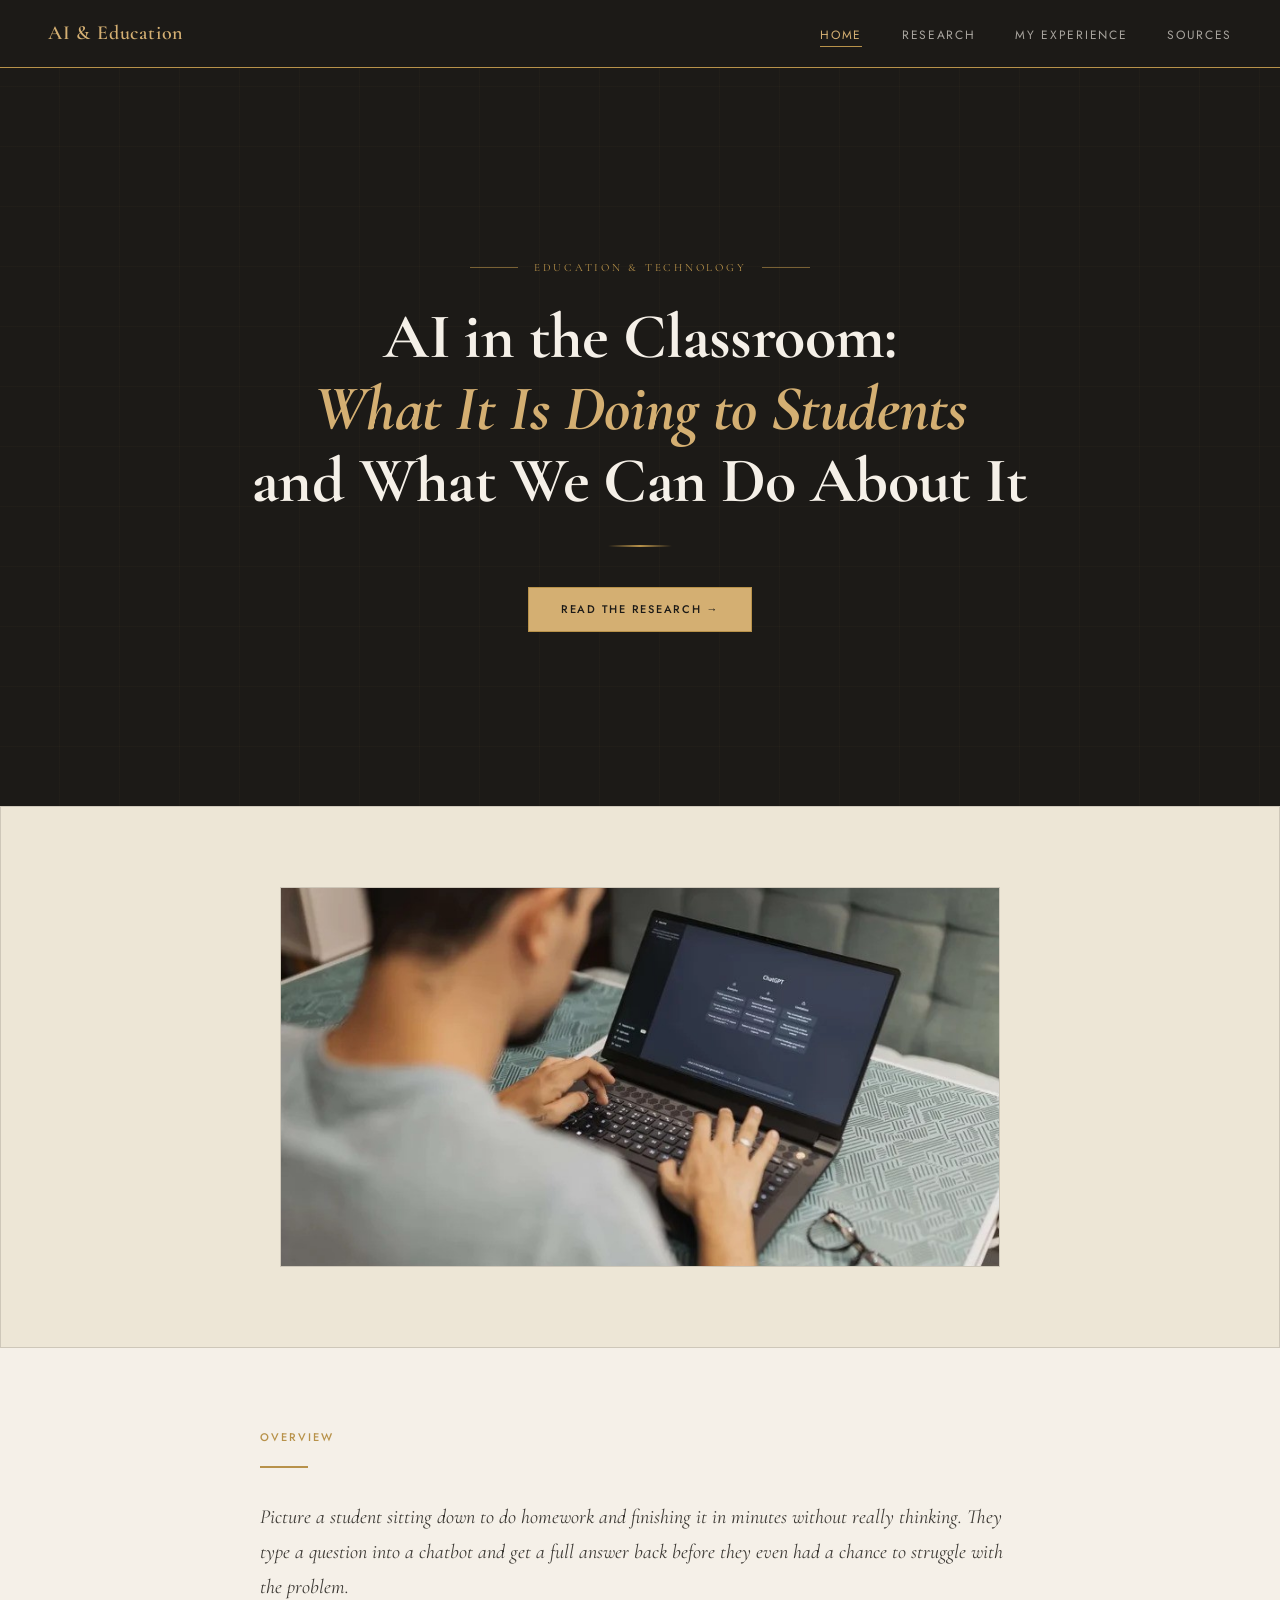
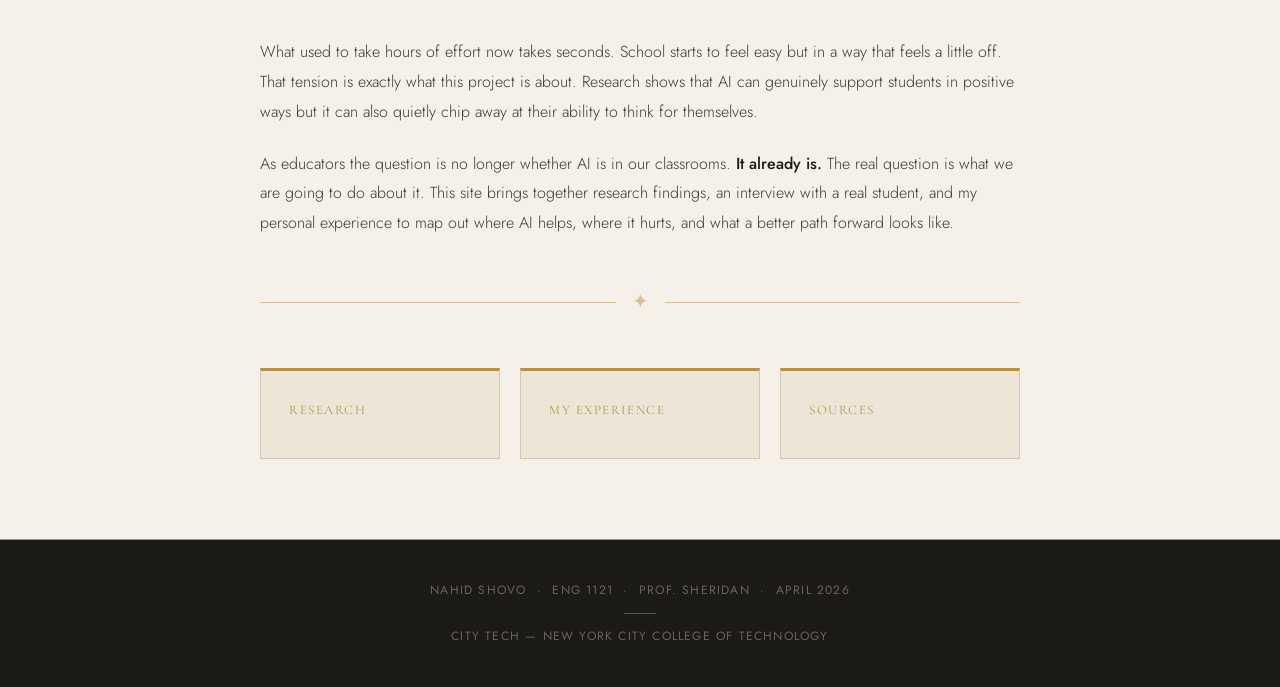
<file: index.html>
<!DOCTYPE html>
<html lang="en">
<head>
  <meta charset="UTF-8" />
  <meta name="viewport" content="width=device-width, initial-scale=1.0" />
  <title>AI & Education — Home</title>
  <link rel="stylesheet" href="style.css" />
</head>
<body>

  <nav>
    <a href="index.html" class="nav-brand">AI &amp; Education</a>
    <ul class="nav-links">
      <li><a href="index.html" class="active">Home</a></li>
      <li><a href="research.html">Research</a></li>
      <li><a href="personal.html">My Experience</a></li>
      <li><a href="sources.html">Sources</a></li>
    </ul>
  </nav>

  <main>

    <!-- HERO -->
    <section class="hero">
      <div class="hero-bg"></div>

      <div class="hero-ornament fade-up">Education &amp; Technology</div>

      <h1 class="hero-title fade-up">
        AI in the Classroom:<br>
        <em>What It Is Doing to Students</em><br>
        and What We Can Do About It
      </h1>

      <div class="hero-divider fade-up"></div>

      <a href="research.html" class="btn-nav fade-up">Read the Research →</a>
    </section>

   <!-- IMAGE SECTION -->
    <section class="section image-block">
      <div class="section-inner" style="text-align:center;">
        <img src="studentai.jpg" class="image-tag" alt="Student using AI tools for education" />
      </div>
    </section>

    <!-- INTRO BODY -->
    <section class="section">
      <div class="section-inner">

        <p class="eyebrow">Overview</p>
        <div class="title-rule"></div>

        <p class="lead-text">
          Picture a student sitting down to do homework and finishing it in minutes
          without really thinking. They type a question into a chatbot and get a full
          answer back before they even had a chance to struggle with the problem.
        </p>

        <p class="body-text">
          What used to take hours of effort now takes seconds. School starts to feel easy
          but in a way that feels a little off. That tension is exactly what this project
          is about. Research shows that AI can genuinely support students in positive ways
          but it can also quietly chip away at their ability to think for themselves.
        </p>

        <p class="body-text">
          As educators the question is no longer whether AI is in our classrooms.
          <strong>It already is.</strong> The real question is what we are going to do about it.
          This site brings together research findings, an interview with a real student,
          and my personal experience to map out where AI helps, where it hurts, and what
          a better path forward looks like.
        </p>

        <div class="ornament-rule"><span>✦</span></div>

        <!-- QUICK LINKS -->
        <div style="display:grid; grid-template-columns: repeat(auto-fit, minmax(220px, 1fr)); gap:1.25rem; margin-top:2rem;">

          <a href="research.html" style="text-decoration:none; background:var(--parchment); border:1px solid var(--rule); border-top:3px solid var(--gold); padding:1.75rem; display:block; transition:transform 0.2s;" onmouseover="this.style.transform='translateY(-3px)'" onmouseout="this.style.transform='none'">
            <div style="font-family:'Cormorant Garamond',serif; font-size:13px; letter-spacing:0.12em; text-transform:uppercase; color:var(--gold); margin-bottom:0.5rem;">Research</div>
          </a>

          <a href="personal.html" style="text-decoration:none; background:var(--parchment); border:1px solid var(--rule); border-top:3px solid var(--gold); padding:1.75rem; display:block; transition:transform 0.2s;" onmouseover="this.style.transform='translateY(-3px)'" onmouseout="this.style.transform='none'">
            <div style="font-family:'Cormorant Garamond',serif; font-size:13px; letter-spacing:0.12em; text-transform:uppercase; color:var(--gold); margin-bottom:0.5rem;">My Experience</div>
          </a>

          <a href="sources.html" style="text-decoration:none; background:var(--parchment); border:1px solid var(--rule); border-top:3px solid var(--gold); padding:1.75rem; display:block; transition:transform 0.2s;" onmouseover="this.style.transform='translateY(-3px)'" onmouseout="this.style.transform='none'">
            <div style="font-family:'Cormorant Garamond',serif; font-size:13px; letter-spacing:0.12em; text-transform:uppercase; color:var(--gold); margin-bottom:0.5rem;">Sources</div>
          </a>

        </div>
      </div>
    </section>

  </main>

  <footer>
    <p>Nahid Shovo &nbsp;·&nbsp; ENG 1121 &nbsp;·&nbsp; Prof. Sheridan &nbsp;·&nbsp; April 2026</p>
    <div class="footer-rule"></div>
    <p>City Tech — New York City College of Technology</p>
  </footer>

</body>
</html>
</file>
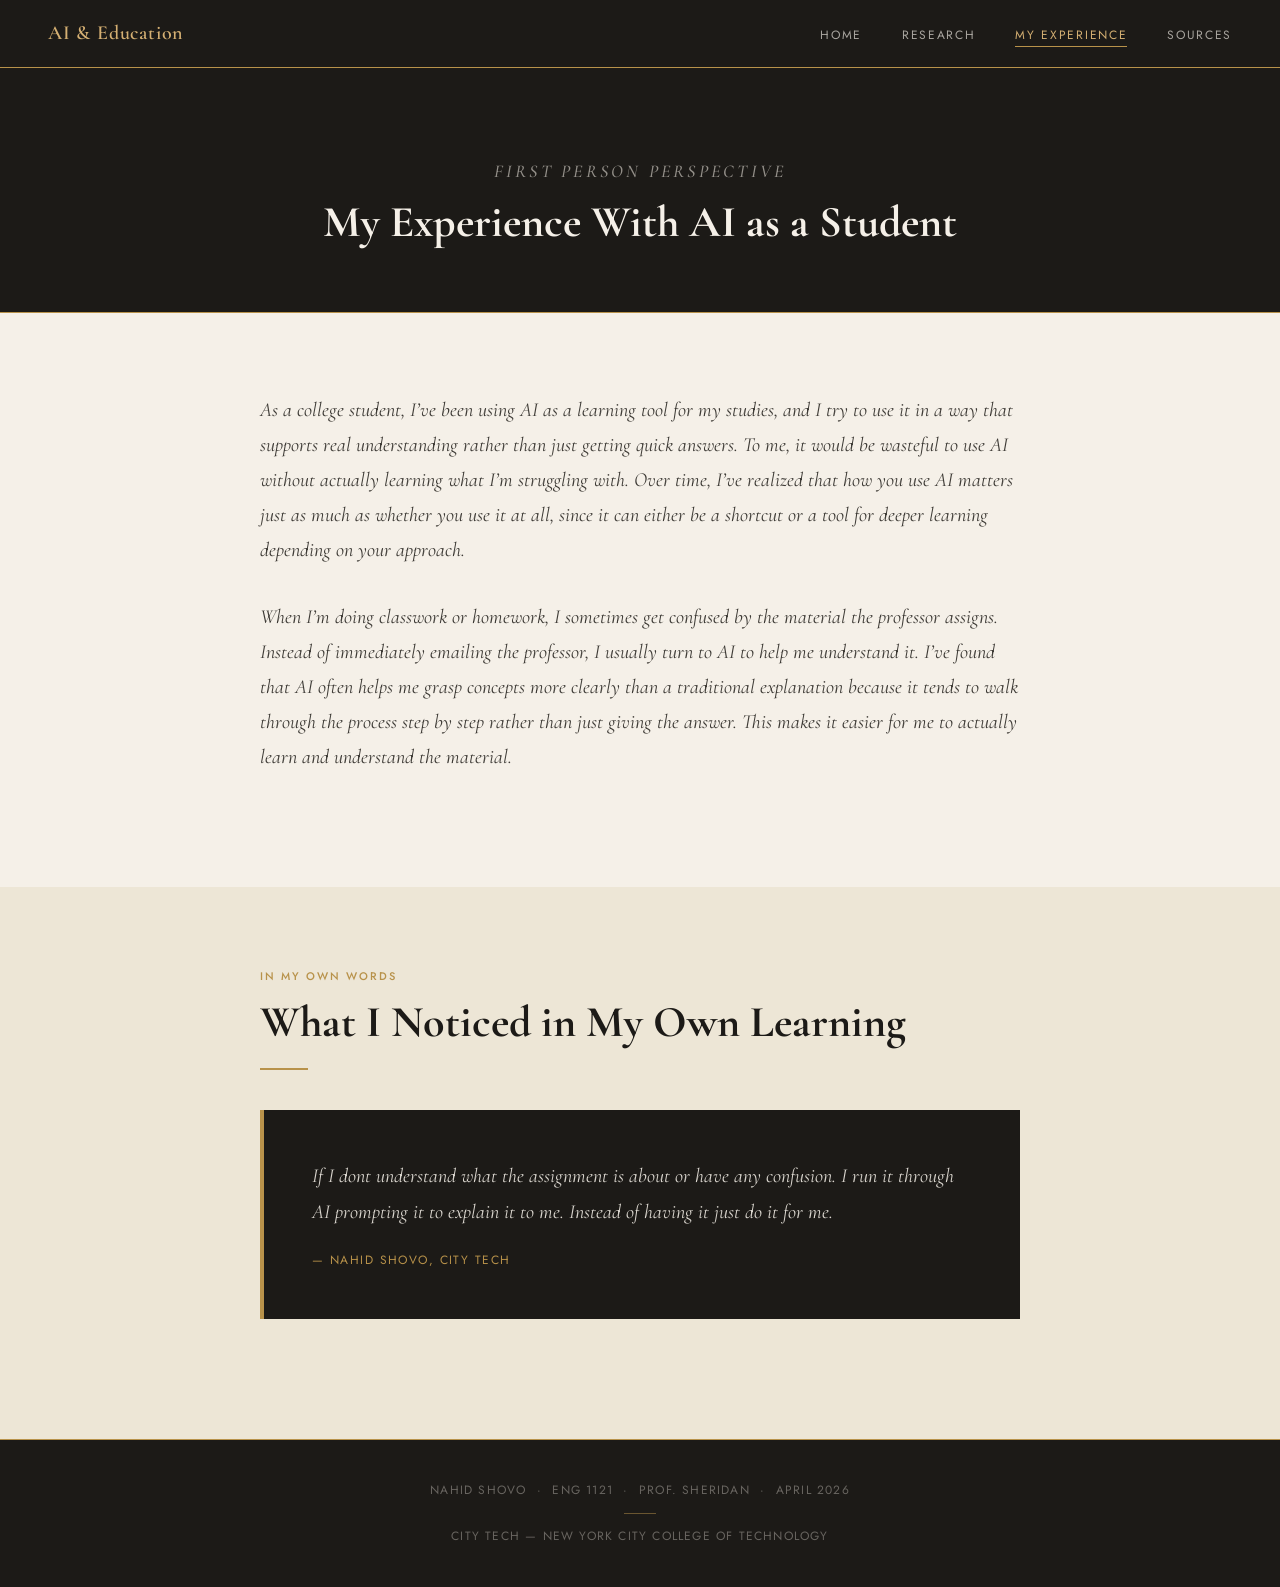
<file: personal.html>
<!DOCTYPE html>
<html lang="en">
<head>
  <meta charset="UTF-8" />
  <meta name="viewport" content="width=device-width, initial-scale=1.0" />
  <title>AI & Education — My Experience</title>
  <link rel="stylesheet" href="style.css" />
</head>
<body>

  <nav>
    <a href="index.html" class="nav-brand">AI &amp; Education</a>
    <ul class="nav-links">
      <li><a href="index.html">Home</a></li>
      <li><a href="research.html">Research</a></li>
      <li><a href="personal.html" class="active">My Experience</a></li>
      <li><a href="sources.html">Sources</a></li>
    </ul>
  </nav>

  <main>

    <!-- PAGE HEADER -->
    <div class="page-header">
      <p class="eyebrow">First Person Perspective</p>
      <h1 class="page-title">My Experience With AI as a Student</h1>
    </div>

    <!-- INTRO -->
    <section class="section">
      <div class="section-inner">

        <p class="lead-text">
          As a college student, I’ve been using AI as a learning tool for my studies, and I try to use it in a way that supports real understanding rather than just getting quick answers. To me, it would be wasteful to use AI without actually learning what I’m struggling with. Over time, I’ve realized that how you use AI matters just as much as whether you use it at all, since it can either be a shortcut or a tool for deeper learning depending on your approach.
        </p>

        <p class="lead-text">
          When I’m doing classwork or homework, I sometimes get confused by the material the professor assigns. Instead of immediately emailing the professor, I usually turn to AI to help me understand it. I’ve found that AI often helps me grasp concepts more clearly than a traditional explanation because it tends to walk through the process step by step rather than just giving the answer. This makes it easier for me to actually learn and understand the material.
        </p>

      </div>
    </section>

    <!-- PERSONAL WRITING BLOCK -->
    <section class="section section-bg-parchment">
      <div class="section-inner">

        <p class="eyebrow">In My Own Words</p>
        <h2 class="page-title">What I Noticed in My Own Learning</h2>
        <div class="title-rule"></div>

        <div class="experience-block">
          <p>
            If I dont understand what the assignment is about or have any confusion. I run it through AI prompting it to explain it to me. Instead of having it just do it for me.
          </p>
          <div class="author-tag">— Nahid Shovo, City Tech</div>
        </div>

      </div>
    </section>
  </main>

  <footer>
    <p>Nahid Shovo &nbsp;·&nbsp; ENG 1121 &nbsp;·&nbsp; Prof. Sheridan &nbsp;·&nbsp; April 2026</p>
    <div class="footer-rule"></div>
    <p>City Tech — New York City College of Technology</p>
  </footer>

</body>
</html>
</file>
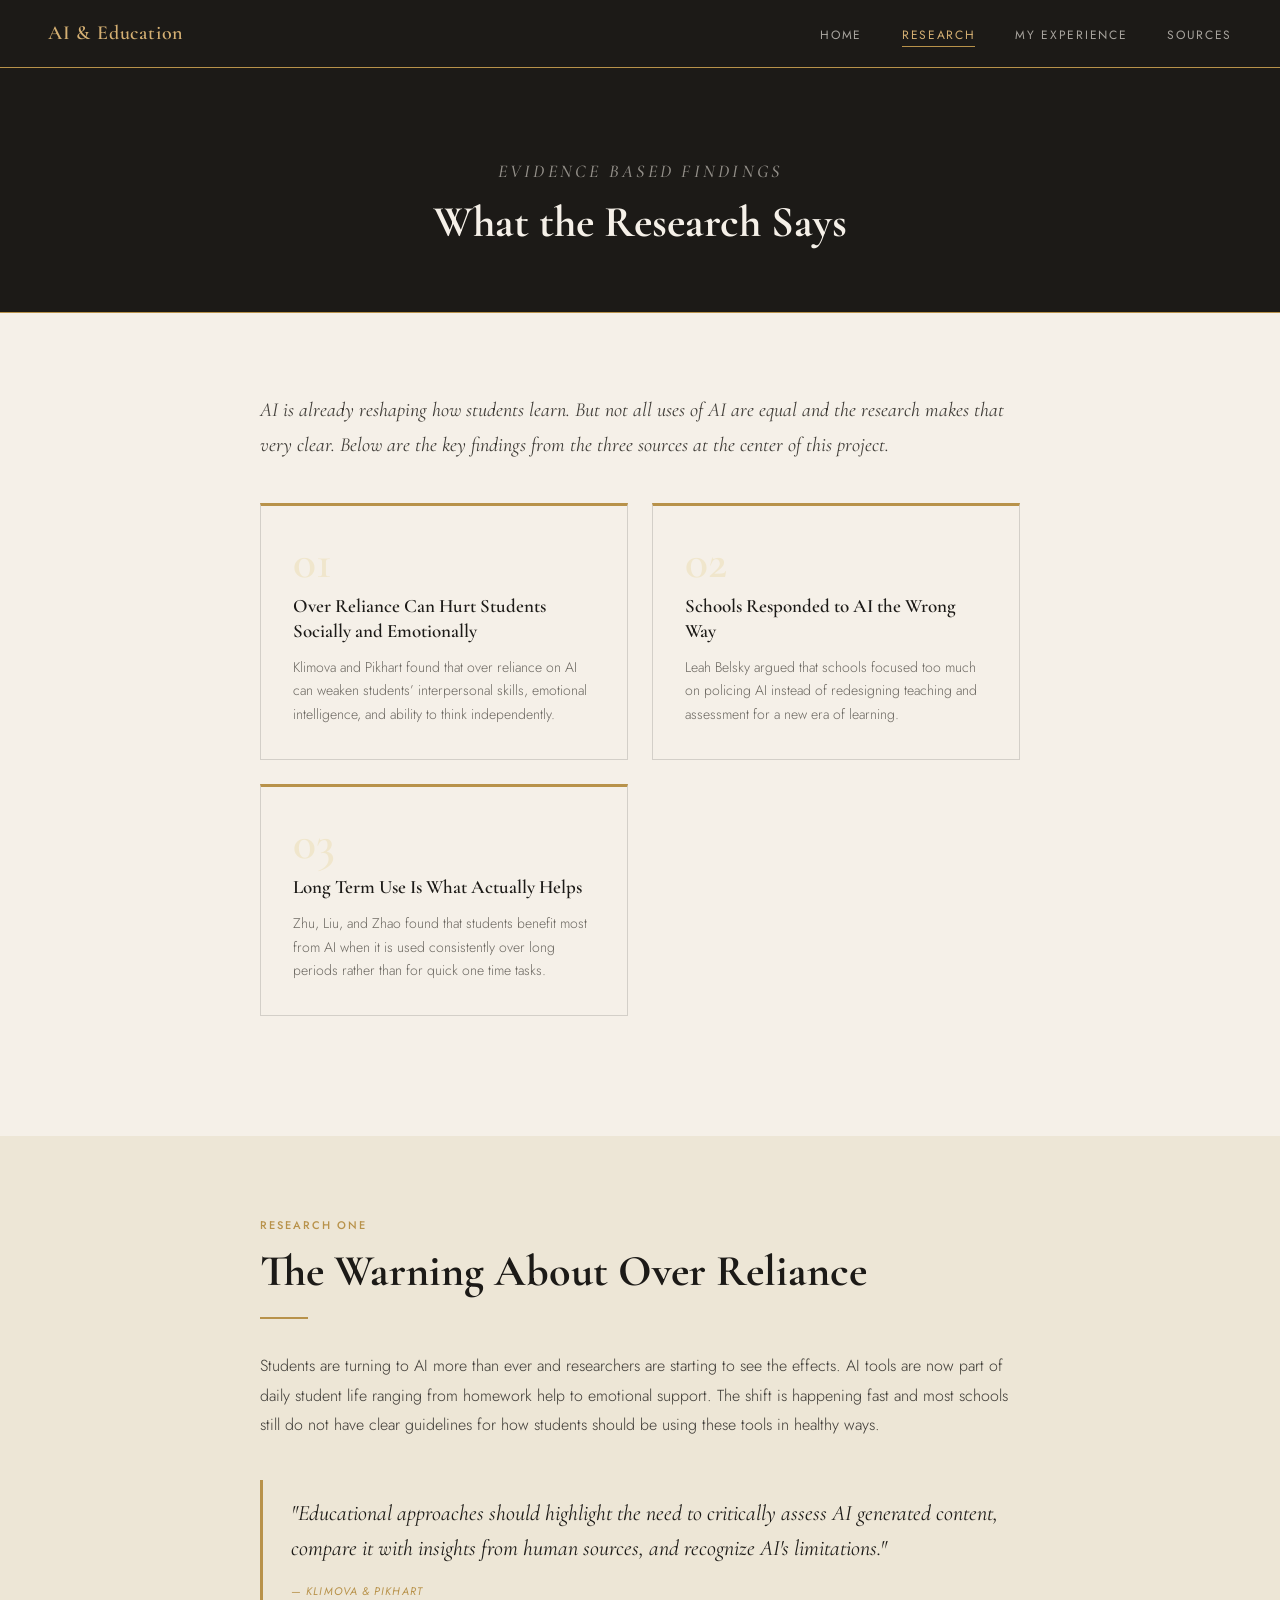
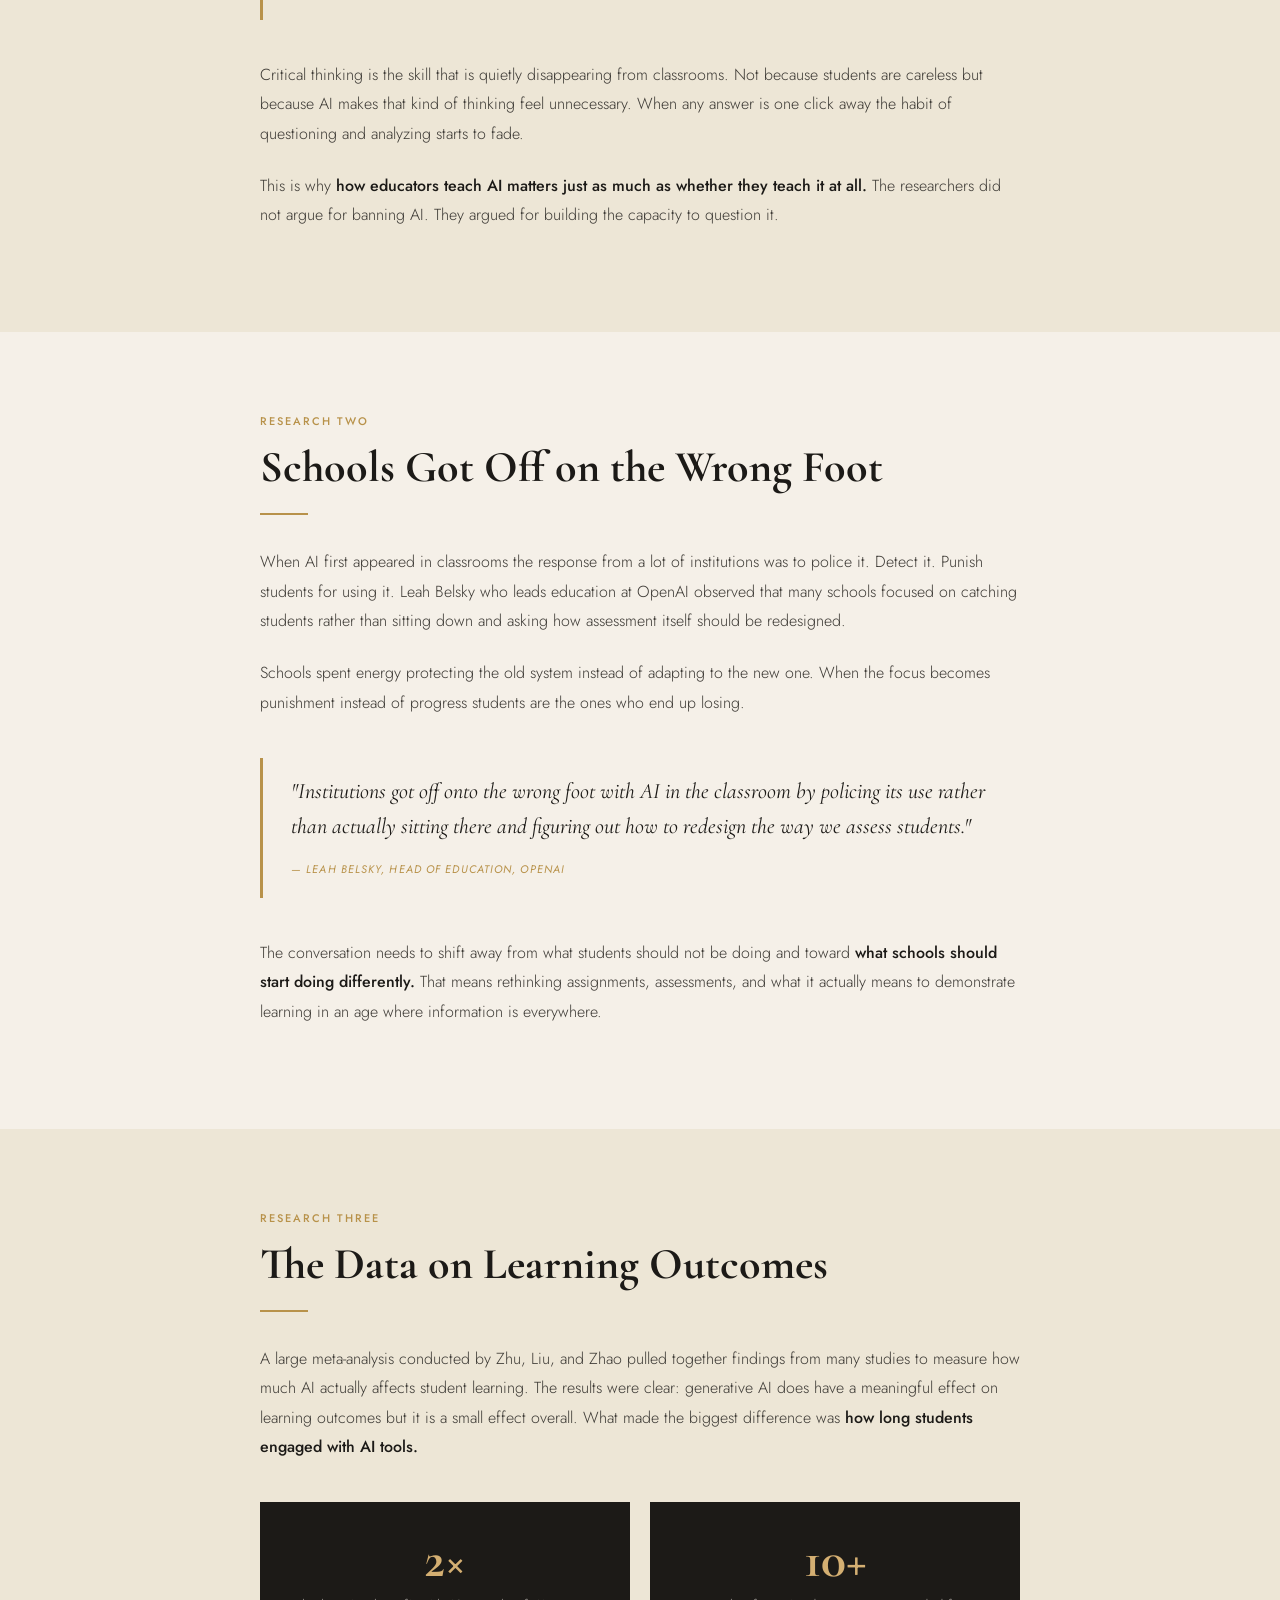
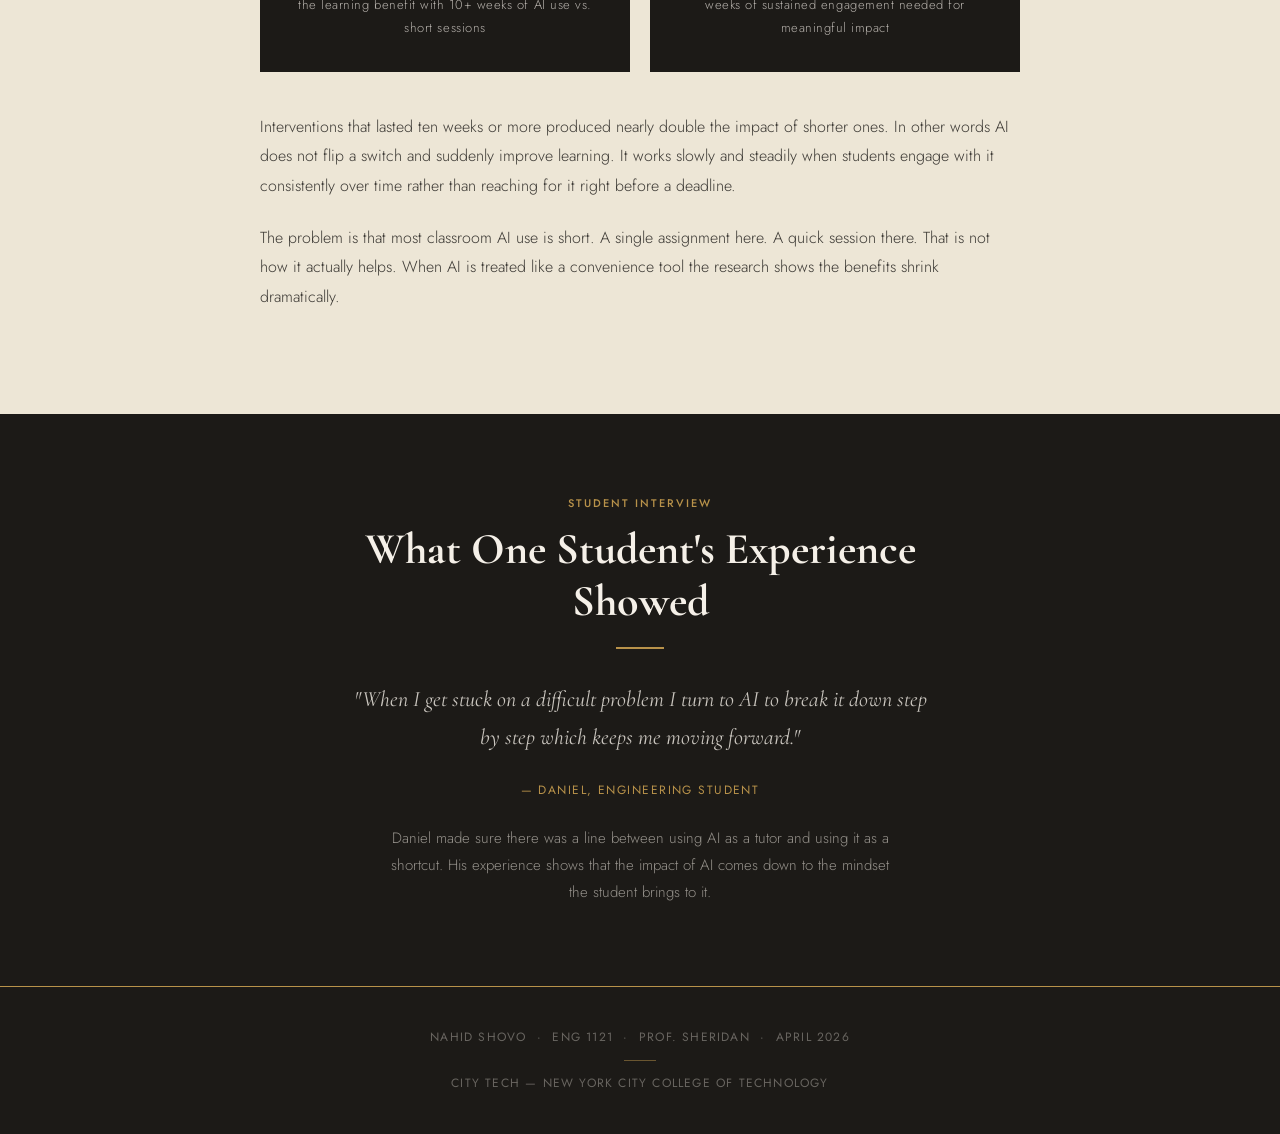
<file: research.html>
<!DOCTYPE html>
<html lang="en">
<head>
  <meta charset="UTF-8" />
  <meta name="viewport" content="width=device-width, initial-scale=1.0" />
  <title>AI & Education — Research</title>
  <link rel="stylesheet" href="style.css" />
</head>
<body>

  <nav>
    <a href="index.html" class="nav-brand">AI &amp; Education</a>
    <ul class="nav-links">
      <li><a href="index.html">Home</a></li>
      <li><a href="research.html" class="active">Research</a></li>
      <li><a href="personal.html">My Experience</a></li>
      <li><a href="sources.html">Sources</a></li>
    </ul>
  </nav>

  <main>

    <!-- PAGE HEADER -->
    <div class="page-header">
      <p class="eyebrow">Evidence Based Findings</p>
      <h1 class="page-title">What the Research Says</h1>
    </div>

    <!-- RESEARCH OVERVIEW -->
    <section class="section">
      <div class="section-inner">

        <p class="lead-text">
          AI is already reshaping how students learn. But not all uses of AI are equal
          and the research makes that very clear. Below are the key findings from the
          three sources at the center of this project.
        </p>

        <!-- CARDS -->
        <div class="research-grid">

          <div class="research-card">
            <div class="rc-number">01</div>
            <h3>Over Reliance Can Hurt Students Socially and Emotionally</h3>
            <p>Klimova and Pikhart found that over reliance on AI can weaken students’ interpersonal skills, emotional intelligence, and ability to think independently.</p>
          </div>

          <div class="research-card">
            <div class="rc-number">02</div>
            <h3>Schools Responded to AI the Wrong Way</h3>
            <p>Leah Belsky argued that schools focused too much on policing AI instead of redesigning teaching and assessment for a new era of learning.</p>
          </div>

          <div class="research-card">
            <div class="rc-number">03</div>
            <h3>Long Term Use Is What Actually Helps</h3>
            <p>Zhu, Liu, and Zhao found that students benefit most from AI when it is used consistently over long periods rather than for quick one time tasks.</p>
          </div>

        </div>

      </div>
    </section>

    <!-- SECTION 1: KLIMOVA -->
    <section class="section section-bg-parchment">
      <div class="section-inner">

        <p class="eyebrow">Research One</p>
        <h2 class="page-title">The Warning About Over Reliance</h2>
        <div class="title-rule"></div>

        <p class="body-text">
          Students are turning to AI more than ever and researchers are starting to see
          the effects. AI tools are now part of daily student life ranging from homework
          help to emotional support. The shift is happening fast and most schools still
          do not have clear guidelines for how students should be using these tools in
          healthy ways.
        </p>

        <div class="pull-quote">
          <p>"Educational approaches should highlight the need to critically assess AI generated content, compare it with insights from human sources, and recognize AI's limitations."</p>
          <cite>— Klimova &amp; Pikhart</cite>
        </div>

        <p class="body-text">
          Critical thinking is the skill that is quietly disappearing from classrooms.
          Not because students are careless but because AI makes that kind of thinking
          feel unnecessary. When any answer is one click away the habit of questioning
          and analyzing starts to fade.
        </p>

        <p class="body-text">
          This is why <strong>how educators teach AI matters just as much as whether they
          teach it at all.</strong> The researchers did not argue for banning AI. They argued
          for building the capacity to question it.
        </p>

      </div>
    </section>

    <!-- SECTION 2: BELSKY -->
    <section class="section">
      <div class="section-inner">

        <p class="eyebrow">Research Two</p>
        <h2 class="page-title">Schools Got Off on the Wrong Foot</h2>
        <div class="title-rule"></div>

        <p class="body-text">
          When AI first appeared in classrooms the response from a lot of institutions was
          to police it. Detect it. Punish students for using it. Leah Belsky who leads
          education at OpenAI observed that many schools focused on catching students
          rather than sitting down and asking how assessment itself should be redesigned.
        </p>

        <p class="body-text">
          Schools spent energy protecting the old system instead of adapting to the new
          one. When the focus becomes punishment instead of progress students are the ones
          who end up losing.
        </p>

        <div class="pull-quote">
          <p>"Institutions got off onto the wrong foot with AI in the classroom by policing its use rather than actually sitting there and figuring out how to redesign the way we assess students."</p>
          <cite>— Leah Belsky, Head of Education, OpenAI</cite>
        </div>

        <p class="body-text">
          The conversation needs to shift away from what students should not be doing and
          toward <strong>what schools should start doing differently.</strong> That means rethinking
          assignments, assessments, and what it actually means to demonstrate learning
          in an age where information is everywhere.
        </p>

      </div>
    </section>

    <!-- SECTION 3: ZHU -->
    <section class="section section-bg-parchment">
      <div class="section-inner">

        <p class="eyebrow">Research Three</p>
        <h2 class="page-title">The Data on Learning Outcomes</h2>
        <div class="title-rule"></div>

        <p class="body-text">
          A large meta-analysis conducted by Zhu, Liu, and Zhao pulled together findings
          from many studies to measure how much AI actually affects student learning.
          The results were clear: generative AI does have a meaningful effect on learning
          outcomes but it is a small effect overall. What made the biggest difference was
          <strong>how long students engaged with AI tools.</strong>
        </p>

        <!-- STAT CALLOUTS -->
        <div style="display:grid; grid-template-columns: 1fr 1fr; gap:1.25rem; margin:2.5rem 0;">
          <div style="background:var(--ink); color:var(--cream); padding:2rem; text-align:center;">
            <div style="font-family:'Cormorant Garamond',serif; font-size:52px; font-weight:700; color:var(--gold-light); line-height:1;">2×</div>
            <div style="font-family:'Jost',sans-serif; font-size:13px; font-weight:300; color:rgba(245,240,232,0.7); margin-top:0.5rem; letter-spacing:0.04em;">the learning benefit with 10+ weeks of AI use vs. short sessions</div>
          </div>
          <div style="background:var(--ink); color:var(--cream); padding:2rem; text-align:center;">
            <div style="font-family:'Cormorant Garamond',serif; font-size:52px; font-weight:700; color:var(--gold-light); line-height:1;">10+</div>
            <div style="font-family:'Jost',sans-serif; font-size:13px; font-weight:300; color:rgba(245,240,232,0.7); margin-top:0.5rem; letter-spacing:0.04em;">weeks of sustained engagement needed for meaningful impact</div>
          </div>
        </div>

        <p class="body-text">
          Interventions that lasted ten weeks or more produced nearly double the impact
          of shorter ones. In other words AI does not flip a switch and suddenly improve
          learning. It works slowly and steadily when students engage with it consistently
          over time rather than reaching for it right before a deadline.
        </p>

        <p class="body-text">
          The problem is that most classroom AI use is short. A single
          assignment here. A quick session there. That is not how it actually helps.
          When AI is treated like a convenience tool the research shows the benefits
          shrink dramatically.
        </p>

      </div>
    </section>

    <!-- INTERVIEW CALLOUT -->
    <section class="section" style="background:var(--ink);">
      <div class="section-inner" style="text-align:center;">
        <p class="eyebrow">Student Interview</p>
        <h2 class="page-title" style="color:var(--cream); max-width:560px; margin:0 auto;">What One Student's Experience Showed</h2>
        <div class="title-rule" style="margin:1.2rem auto 2rem;"></div>
        <p style="font-family:'Cormorant Garamond',serif; font-size:22px; font-style:italic; color:rgba(245,240,232,0.8); max-width:580px; margin:0 auto 1.5rem; line-height:1.7;">
          "When I get stuck on a difficult problem I turn to AI to break it down step by step which keeps me moving forward."
        </p>
        <p style="font-family:'Jost',sans-serif; font-size:12px; letter-spacing:0.12em; text-transform:uppercase; color:var(--gold);">— Daniel, Engineering Student</p>
        <p style="font-family:'Jost',sans-serif; font-size:15px; font-weight:300; color:rgba(245,240,232,0.55); max-width:520px; margin:1.5rem auto 0; line-height:1.8;">
          Daniel made sure there was a line between using AI as a tutor and using it as a shortcut.
          His experience shows that the impact of AI comes down to the mindset the student brings to it.
        </p>
      </div>
    </section>

  </main>

  <footer>
    <p>Nahid Shovo &nbsp;·&nbsp; ENG 1121 &nbsp;·&nbsp; Prof. Sheridan &nbsp;·&nbsp; April 2026</p>
    <div class="footer-rule"></div>
    <p>City Tech — New York City College of Technology</p>
  </footer>

</body>
</html>
</file>
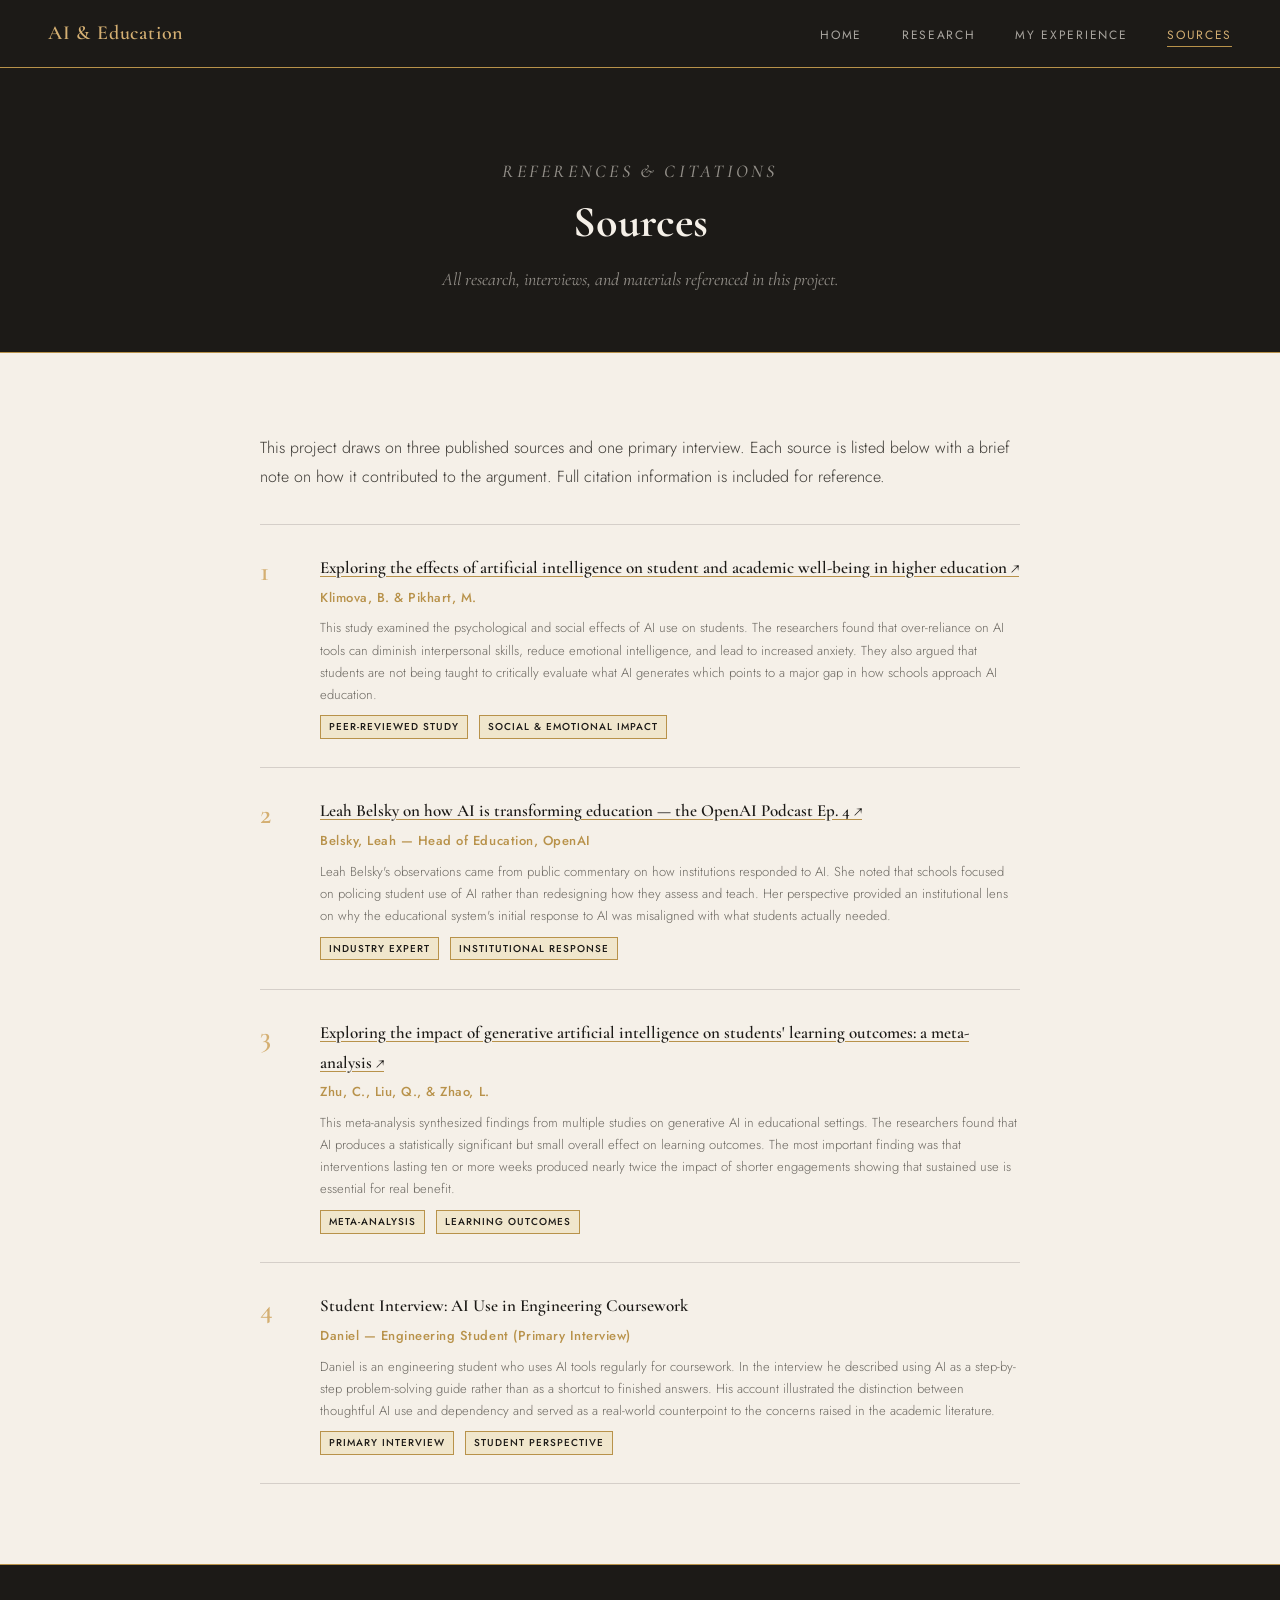
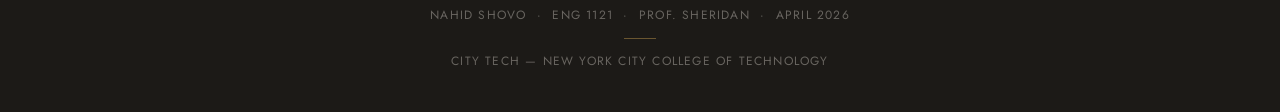
<file: sources.html>
<!DOCTYPE html>
<html lang="en">
<head>
  <meta charset="UTF-8" />
  <meta name="viewport" content="width=device-width, initial-scale=1.0" />
  <title>AI & Education — Sources</title>
  <link rel="stylesheet" href="style.css" />
</head>
<body>

  <nav>
    <a href="index.html" class="nav-brand">AI &amp; Education</a>
    <ul class="nav-links">
      <li><a href="index.html">Home</a></li>
      <li><a href="research.html">Research</a></li>
      <li><a href="personal.html">My Experience</a></li>
      <li><a href="sources.html" class="active">Sources</a></li>
    </ul>
  </nav>

  <main>

    <!-- PAGE HEADER -->
    <div class="page-header">
      <p class="eyebrow">References &amp; Citations</p>
      <h1 class="page-title">Sources</h1>
      <p>All research, interviews, and materials referenced in this project.</p>
    </div>

    <!-- SOURCES -->
    <section class="section">
      <div class="section-inner">

        <p class="body-text">
          This project draws on three published sources and one primary interview.
          Each source is listed below with a brief note on how it contributed to the
          argument. Full citation information is included for reference.
        </p>

        <ul class="source-list">

          <!-- SOURCE 1 -->
          <li>
            <div class="source-num">1</div>
            <div class="source-content">
              <h3><a href="https://www.frontiersin.org/journals/psychology/articles/10.3389/fpsyg.2025.1498132/full" target="_blank" style="color:var(--ink); text-decoration:underline; text-decoration-color:var(--gold); text-underline-offset:3px;" onmouseover="this.style.color='var(--gold)'" onmouseout="this.style.color='var(--ink)'">Exploring the effects of artificial intelligence on student and academic well-being in higher education ↗</a></h3>
              <div class="source-author">Klimova, B. &amp; Pikhart, M.</div>
              <p class="source-desc">
                This study examined the psychological and social effects of AI use on
                students. The researchers found that over-reliance on AI tools can
                diminish interpersonal skills, reduce emotional intelligence, and lead
                to increased anxiety. They also argued that students are not being taught
                to critically evaluate what AI generates which points to a major gap in
                how schools approach AI education.
              </p>
              <span class="source-tag">Peer-Reviewed Study</span>
              <span class="source-tag" style="margin-left:6px;">Social &amp; Emotional Impact</span>
            </div>
          </li>

          <!-- SOURCE 2 -->
          <li>
            <div class="source-num">2</div>
            <div class="source-content">
              <h3><a href="https://www.youtube.com/watch?v=QCLkJra0PjY" target="_blank" style="color:var(--ink); text-decoration:underline; text-decoration-color:var(--gold); text-underline-offset:3px;" onmouseover="this.style.color='var(--gold)'" onmouseout="this.style.color='var(--ink)'">Leah Belsky on how AI is transforming education — the OpenAI Podcast Ep. 4 ↗</a></h3>
              <div class="source-author">Belsky, Leah — Head of Education, OpenAI</div>
              <p class="source-desc">
                Leah Belsky's observations came from public commentary on how institutions
                responded to AI. She noted that schools focused on policing student use of
                AI rather than redesigning how they assess and teach. Her perspective
                provided an institutional lens on why the educational system's initial
                response to AI was misaligned with what students actually needed.
              </p>
              <span class="source-tag">Industry Expert</span>
              <span class="source-tag" style="margin-left:6px;">Institutional Response</span>
            </div>
          </li>

          <!-- SOURCE 3 -->
          <li>
            <div class="source-num">3</div>
            <div class="source-content">
              <h3><a href="https://cuny-ny.primo.exlibrisgroup.com/discovery/fulldisplay?docid=cdi_springer_journals_10_1007_s10639_025_13420_z&context=PC&vid=01CUNY_NY:CUNY_NY&lang=en&search_scope=IZ_CI_AW&adaptor=Primo%20Central&tab=Everything&query=any,contains,artificial%20intelligence%20student%20learning&mode=basic" target="_blank" style="color:var(--ink); text-decoration:underline; text-decoration-color:var(--gold); text-underline-offset:3px;" onmouseover="this.style.color='var(--gold)'" onmouseout="this.style.color='var(--ink)'">Exploring the impact of generative artificial intelligence on students' learning outcomes: a meta-analysis ↗</a></h3>
              <div class="source-author">Zhu, C., Liu, Q., &amp; Zhao, L.</div>
              <p class="source-desc">
                This meta-analysis synthesized findings from multiple studies on generative
                AI in educational settings. The researchers found that AI produces a
                statistically significant but small overall effect on learning outcomes.
                The most important finding was that interventions lasting ten or more weeks
                produced nearly twice the impact of shorter engagements showing that
                sustained use is essential for real benefit.
              </p>
              <span class="source-tag">Meta-Analysis</span>
              <span class="source-tag" style="margin-left:6px;">Learning Outcomes</span>
            </div>
          </li>

          <!-- SOURCE 4: INTERVIEW -->
          <li>
            <div class="source-num">4</div>
            <div class="source-content">
              <h3>Student Interview: AI Use in Engineering Coursework</h3>
              <div class="source-author">Daniel — Engineering Student (Primary Interview)</div>
              <p class="source-desc">
                Daniel is an engineering student who uses AI tools regularly for coursework.
                In the interview he described using AI as a step-by-step problem-solving
                guide rather than as a shortcut to finished answers. His account illustrated
                the distinction between thoughtful AI use and dependency and served as a
                real-world counterpoint to the concerns raised in the academic literature.
              </p>
              <span class="source-tag">Primary Interview</span>
              <span class="source-tag" style="margin-left:6px;">Student Perspective</span>
            </div>
          </li>

        </ul>

      </div>
    </section>

  </main>

  <footer>
    <p>Nahid Shovo &nbsp;·&nbsp; ENG 1121 &nbsp;·&nbsp; Prof. Sheridan &nbsp;·&nbsp; April 2026</p>
    <div class="footer-rule"></div>
    <p>City Tech — New York City College of Technology</p>
  </footer>

</body>
</html>
</file>
<file: style.css>
@import url('https://fonts.googleapis.com/css2?family=Cormorant+Garamond:ital,wght@0,400;0,600;0,700;1,400;1,600&family=Jost:wght@300;400;500&display=swap');

*, *::before, *::after { box-sizing: border-box; margin: 0; padding: 0; }

:root {
  --cream: #F5F0E8;
  --parchment: #EDE6D6;
  --ink: #1C1A17;
  --ink-soft: #3D3A35;
  --ink-muted: #6B6760;
  --gold: #B8924A;
  --gold-light: #D4AF72;
  --gold-pale: #F0E6CC;
  --rule: rgba(28,26,23,0.15);
  --nav-h: 68px;
}

html { scroll-behavior: smooth; }

body {
  font-family: 'Jost', sans-serif;
  background: var(--cream);
  color: var(--ink);
  font-size: 16px;
  line-height: 1.75;
  min-height: 100vh;
}

/* ── NAV ── */
nav {
  position: fixed;
  top: 0; left: 0; right: 0;
  height: var(--nav-h);
  background: var(--ink);
  display: flex;
  align-items: center;
  justify-content: space-between;
  padding: 0 3rem;
  z-index: 100;
  border-bottom: 1px solid var(--gold);
}

.nav-brand {
  font-family: 'Cormorant Garamond', serif;
  font-size: 20px;
  font-weight: 600;
  color: var(--gold-light);
  letter-spacing: 0.04em;
  text-decoration: none;
}

.nav-links {
  display: flex;
  gap: 2.5rem;
  list-style: none;
}

.nav-links a {
  font-family: 'Jost', sans-serif;
  font-size: 12px;
  font-weight: 400;
  letter-spacing: 0.14em;
  text-transform: uppercase;
  color: rgba(245,240,232,0.65);
  text-decoration: none;
  transition: color 0.2s;
  padding-bottom: 2px;
  border-bottom: 1px solid transparent;
  transition: color 0.2s, border-color 0.2s;
}

.nav-links a:hover,
.nav-links a.active {
  color: var(--gold-light);
  border-bottom-color: var(--gold);
}

/* ── PAGE WRAPPER ── */
main {
  margin-top: var(--nav-h);
}

/* ── HERO (homepage) ── */
.hero {
  position: relative;
  min-height: 82vh;
  display: flex;
  flex-direction: column;
  align-items: center;
  justify-content: center;
  text-align: center;
  padding: 5rem 2rem 4rem;
  overflow: hidden;
}

.hero-bg {
  position: absolute;
  inset: 0;
  background: var(--ink);
}

.hero-bg::after {
  content: '';
  position: absolute;
  inset: 0;
  background: 
    repeating-linear-gradient(0deg, transparent, transparent 59px, rgba(184,146,74,0.06) 60px),
    repeating-linear-gradient(90deg, transparent, transparent 59px, rgba(184,146,74,0.06) 60px);
}

.hero-ornament {
  position: relative;
  font-family: 'Cormorant Garamond', serif;
  font-size: 11px;
  letter-spacing: 0.25em;
  text-transform: uppercase;
  color: var(--gold);
  margin-bottom: 1.5rem;
  display: flex;
  align-items: center;
  gap: 1rem;
}

.hero-ornament::before,
.hero-ornament::after {
  content: '';
  width: 48px;
  height: 1px;
  background: var(--gold);
  opacity: 0.6;
}

.hero-title {
  position: relative;
  font-family: 'Cormorant Garamond', serif;
  font-size: clamp(36px, 6vw, 64px);
  font-weight: 700;
  color: var(--cream);
  line-height: 1.12;
  max-width: 780px;
  margin-bottom: 1.75rem;
  letter-spacing: -0.01em;
}

.hero-title em {
  font-style: italic;
  color: var(--gold-light);
}

.hero-subtitle {
  position: relative;
  font-family: 'Jost', sans-serif;
  font-size: 15px;
  font-weight: 300;
  color: rgba(245,240,232,0.6);
  max-width: 520px;
  letter-spacing: 0.02em;
  margin-bottom: 3rem;
}

.hero-divider {
  position: relative;
  width: 64px;
  height: 2px;
  background: linear-gradient(90deg, transparent, var(--gold), transparent);
  margin: 0 auto 2.5rem;
}

.hero-intro {
  position: relative;
  max-width: 600px;
  font-family: 'Cormorant Garamond', serif;
  font-size: 19px;
  font-style: italic;
  color: rgba(245,240,232,0.78);
  line-height: 1.8;
  margin-bottom: 2.5rem;
}

.btn-nav {
  position: relative;
  display: inline-block;
  font-family: 'Jost', sans-serif;
  font-size: 11px;
  font-weight: 500;
  letter-spacing: 0.16em;
  text-transform: uppercase;
  color: var(--ink);
  background: var(--gold-light);
  text-decoration: none;
  padding: 0.75rem 2rem;
  border: 1px solid var(--gold);
  transition: background 0.2s, color 0.2s;
}

.btn-nav:hover {
  background: var(--gold);
  color: var(--ink);
}

/* ── IMAGE PLACEHOLDER ── */
.image-block {
  background: var(--parchment);
  border: 1px solid var(--rule);
  padding: 2.5rem;
  text-align: center;
}

.image-tag {
  width: 100%;
  max-width: 720px;
  height: 380px;
  object-fit: cover;
  display: block;
  margin: 0 auto;
  border: 1px solid var(--rule);
  background: var(--parchment);
}

.image-placeholder {
  width: 100%;
  max-width: 720px;
  height: 380px;
  background: var(--parchment);
  border: 1.5px dashed var(--gold);
  display: flex;
  flex-direction: column;
  align-items: center;
  justify-content: center;
  margin: 0 auto;
  gap: 0.5rem;
}

.image-placeholder span {
  font-family: 'Jost', sans-serif;
  font-size: 12px;
  letter-spacing: 0.1em;
  text-transform: uppercase;
  color: var(--gold);
}

.image-placeholder .ph-icon {
  font-size: 36px;
  color: var(--gold-light);
  opacity: 0.5;
}

.image-caption {
  margin-top: 0.75rem;
  font-family: 'Jost', sans-serif;
  font-size: 12px;
  color: var(--ink-muted);
  letter-spacing: 0.06em;
  font-style: italic;
}

/* ── CONTENT SECTIONS ── */
.section {
  padding: 5rem 2rem;
}

.section-inner {
  max-width: 760px;
  margin: 0 auto;
}

.section-inner.wide {
  max-width: 960px;
}

.section-bg-parchment {
  background: var(--parchment);
}

.section-bg-ink {
  background: var(--ink);
  color: var(--cream);
}

/* ── TYPOGRAPHY ── */
.eyebrow {
  font-family: 'Jost', sans-serif;
  font-size: 11px;
  font-weight: 500;
  letter-spacing: 0.18em;
  text-transform: uppercase;
  color: var(--gold);
  margin-bottom: 0.6rem;
}

h1, h2, h3 {
  font-family: 'Cormorant Garamond', serif;
}

.page-title {
  font-size: clamp(28px, 4vw, 44px);
  font-weight: 700;
  color: var(--ink);
  line-height: 1.2;
  margin-bottom: 0.5rem;
}

.section-bg-ink .page-title { color: var(--cream); }

.title-rule {
  width: 48px;
  height: 2px;
  background: var(--gold);
  margin: 1.2rem 0 2rem;
}

.lead-text {
  font-family: 'Cormorant Garamond', serif;
  font-size: 20px;
  font-style: italic;
  color: var(--ink-soft);
  line-height: 1.75;
  margin-bottom: 2rem;
}

.body-text {
  font-family: 'Jost', sans-serif;
  font-size: 16px;
  font-weight: 300;
  color: var(--ink-soft);
  line-height: 1.85;
  margin-bottom: 1.4rem;
}

.body-text strong { font-weight: 500; color: var(--ink); }

/* ── PULL QUOTE ── */
.pull-quote {
  border-left: 3px solid var(--gold);
  padding: 1rem 0 1rem 1.75rem;
  margin: 2.5rem 0;
}

.pull-quote p {
  font-family: 'Cormorant Garamond', serif;
  font-size: 22px;
  font-style: italic;
  color: var(--ink);
  line-height: 1.6;
  margin-bottom: 0.6rem;
}

.pull-quote cite {
  font-family: 'Jost', sans-serif;
  font-size: 11px;
  letter-spacing: 0.1em;
  text-transform: uppercase;
  color: var(--gold);
}

/* ── RESEARCH CARDS ── */
.research-grid {
  display: grid;
  grid-template-columns: repeat(auto-fit, minmax(280px, 1fr));
  gap: 1.5rem;
  margin: 2.5rem 0;
}

.research-card {
  background: var(--cream);
  border: 1px solid var(--rule);
  padding: 2rem;
  border-top: 3px solid var(--gold);
  transition: transform 0.2s;
}

.research-card:hover { transform: translateY(-3px); }

.research-card .rc-number {
  font-family: 'Cormorant Garamond', serif;
  font-size: 48px;
  font-weight: 600;
  color: var(--gold-pale);
  line-height: 1;
  margin-bottom: 0.5rem;
}

.research-card h3 {
  font-size: 19px;
  font-weight: 600;
  color: var(--ink);
  margin-bottom: 0.75rem;
  line-height: 1.3;
}

.research-card p {
  font-family: 'Jost', sans-serif;
  font-size: 14px;
  font-weight: 300;
  color: var(--ink-muted);
  line-height: 1.7;
}

/* ── PERSONAL EXPERIENCE ── */
.experience-block {
  background: var(--ink);
  color: var(--cream);
  padding: 3rem;
  border-left: 4px solid var(--gold);
  margin: 2.5rem 0;
}

.experience-block p {
  font-family: 'Cormorant Garamond', serif;
  font-size: 20px;
  font-style: italic;
  line-height: 1.8;
  color: rgba(245,240,232,0.88);
}

.experience-block .author-tag {
  margin-top: 1.25rem;
  font-family: 'Jost', sans-serif;
  font-size: 12px;
  letter-spacing: 0.12em;
  text-transform: uppercase;
  color: var(--gold);
}

/* ── SOURCES PAGE ── */
.source-list {
  list-style: none;
  border-top: 1px solid var(--rule);
  margin-top: 2rem;
}

.source-list li {
  padding: 1.75rem 0;
  border-bottom: 1px solid var(--rule);
  display: grid;
  grid-template-columns: 40px 1fr;
  gap: 1.25rem;
  align-items: start;
}

.source-num {
  font-family: 'Cormorant Garamond', serif;
  font-size: 28px;
  font-weight: 600;
  color: var(--gold-light);
  line-height: 1;
  padding-top: 4px;
}

.source-content h3 {
  font-size: 17px;
  font-weight: 600;
  color: var(--ink);
  margin-bottom: 0.25rem;
}

.source-content .source-author {
  font-family: 'Jost', sans-serif;
  font-size: 13px;
  color: var(--gold);
  font-weight: 500;
  letter-spacing: 0.04em;
  margin-bottom: 0.5rem;
}

.source-content .source-desc {
  font-family: 'Jost', sans-serif;
  font-size: 13px;
  font-weight: 300;
  color: var(--ink-muted);
  line-height: 1.7;
}

.source-tag {
  display: inline-block;
  font-family: 'Jost', sans-serif;
  font-size: 10px;
  font-weight: 500;
  letter-spacing: 0.1em;
  text-transform: uppercase;
  color: var(--ink);
  background: var(--gold-pale);
  border: 1px solid var(--gold);
  padding: 2px 8px;
  margin-top: 0.6rem;
}

/* ── FOOTER ── */
footer {
  background: var(--ink);
  border-top: 1px solid var(--gold);
  padding: 2.5rem 3rem;
  text-align: center;
}

footer p {
  font-family: 'Jost', sans-serif;
  font-size: 12px;
  letter-spacing: 0.1em;
  color: rgba(245,240,232,0.35);
  text-transform: uppercase;
}

footer .footer-rule {
  width: 32px;
  height: 1px;
  background: var(--gold);
  margin: 0.75rem auto;
  opacity: 0.5;
}

/* ── FADE-IN ANIMATION ── */
.fade-up {
  opacity: 0;
  transform: translateY(22px);
  animation: fadeUp 0.7s ease forwards;
}

.fade-up:nth-child(1) { animation-delay: 0.1s; }
.fade-up:nth-child(2) { animation-delay: 0.22s; }
.fade-up:nth-child(3) { animation-delay: 0.34s; }
.fade-up:nth-child(4) { animation-delay: 0.46s; }
.fade-up:nth-child(5) { animation-delay: 0.58s; }

@keyframes fadeUp {
  to { opacity: 1; transform: translateY(0); }
}

/* ── HORIZONTAL RULE ORNAMENT ── */
.ornament-rule {
  display: flex;
  align-items: center;
  gap: 1rem;
  margin: 3rem 0;
  color: var(--gold);
  opacity: 0.5;
}

.ornament-rule::before,
.ornament-rule::after {
  content: '';
  flex: 1;
  height: 1px;
  background: var(--gold);
}

.ornament-rule span {
  font-family: 'Cormorant Garamond', serif;
  font-size: 20px;
}

/* ── PAGE HEADER BAND ── */
.page-header {
  background: var(--ink);
  padding: 4.5rem 2rem 3.5rem;
  text-align: center;
  border-bottom: 1px solid var(--gold);
}

.page-header .eyebrow { margin-bottom: 0.5rem; }

.page-header .page-title { color: var(--cream); }

.page-header p {
  font-family: 'Cormorant Garamond', serif;
  font-size: 18px;
  font-style: italic;
  color: rgba(245,240,232,0.55);
  max-width: 540px;
  margin: 1rem auto 0;
}

/* ── TAB NAVIGATION (research page) ── */
.section-nav {
  display: flex;
  gap: 0;
  border-bottom: 1px solid var(--rule);
  margin-bottom: 3rem;
}

.section-nav a {
  font-family: 'Jost', sans-serif;
  font-size: 12px;
  font-weight: 400;
  letter-spacing: 0.1em;
  text-transform: uppercase;
  color: var(--ink-muted);
  text-decoration: none;
  padding: 0.75rem 1.5rem;
  border-bottom: 2px solid transparent;
  margin-bottom: -1px;
  transition: color 0.2s, border-color 0.2s;
}

.section-nav a:hover {
  color: var(--ink);
  border-bottom-color: var(--gold);
}

/* ── RESPONSIVE ── */
@media (max-width: 640px) {
  nav { padding: 0 1.25rem; }
  .nav-links { gap: 1.25rem; }
  .nav-links a { font-size: 10px; letter-spacing: 0.1em; }
  .section { padding: 3.5rem 1.25rem; }
  .page-header { padding: 3.5rem 1.25rem 2.5rem; }
  .experience-block { padding: 2rem 1.5rem; }
  footer { padding: 2rem 1.25rem; }
}
</file>
